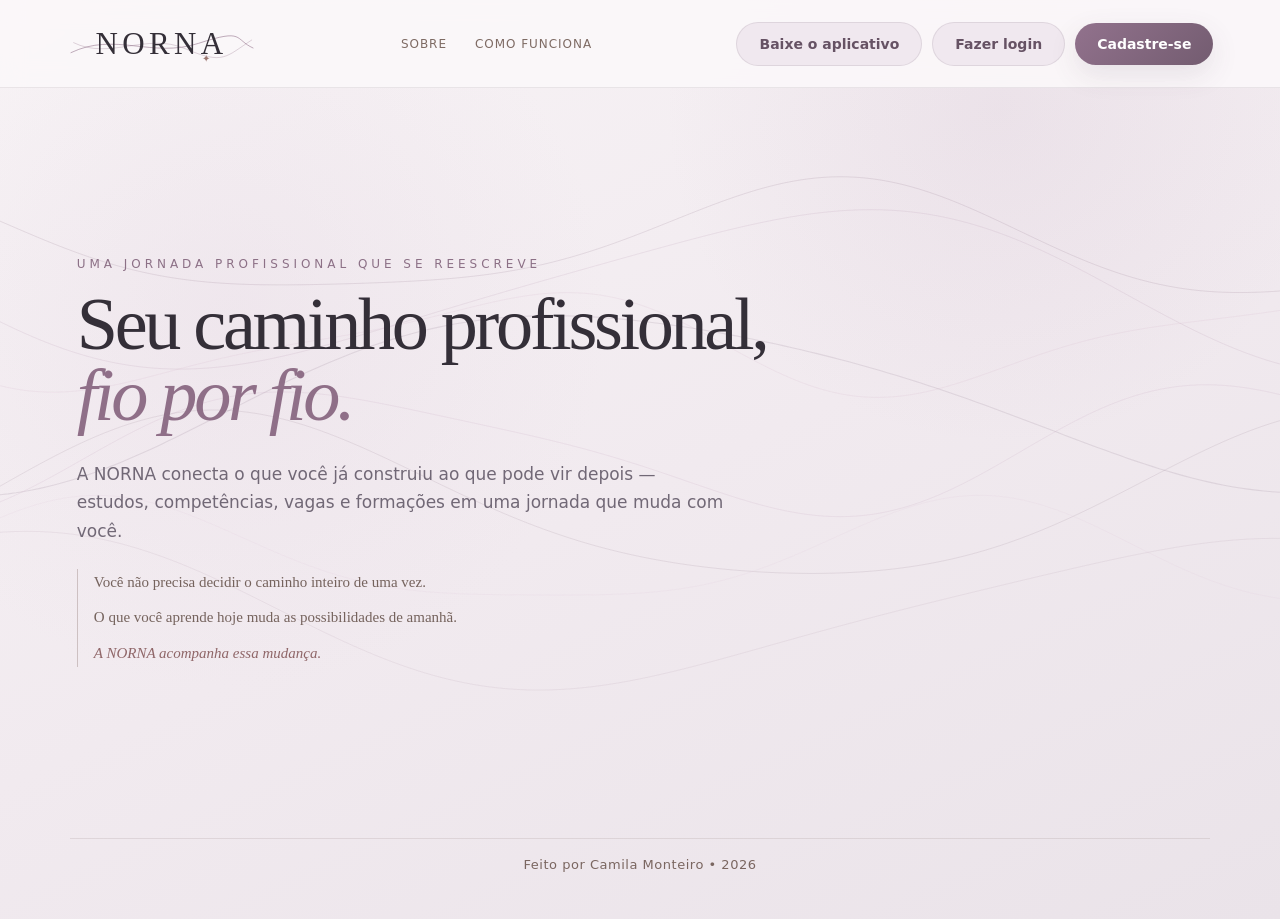
<file: index.html>
<!doctype html>
<html lang="pt-BR">
<head>
  <meta charset="utf-8">
  <meta name="viewport" content="width=device-width,initial-scale=1">
  <meta name="theme-color" content="#f1eaef">
  <meta name="apple-mobile-web-app-capable" content="yes">
  <title>NORNA — Seu caminho, fio por fio</title>
  <link rel="icon" href="assets/icon-192.png">
  <link rel="stylesheet" href="landing.css?v=20261002j">
</head>
<body class="public-page home-page">
  <canvas id="threadCanvas" aria-hidden="true"></canvas>

  <header class="public-nav">
    <a href="index.html" class="brand-link" aria-label="NORNA — página inicial">
      <div class="norna-wordmark" aria-label="NORNA">
        <span class="mark-text">NORNA</span>
        <svg viewBox="0 0 310 78" aria-hidden="true">
          <path class="logo-thread logo-thread-a" d="M18 49 C84 17,140 58,210 35 S263 29,292 42"/><path class="logo-thread logo-thread-b" d="M22 34 C76 61,132 18,190 43 S251 55,290 30"/>
        </svg>
      </div>
    </a>

    <nav class="public-links" aria-label="Navegação pública">
      <a href="sobre.html">Sobre</a>
      <a href="como-funciona.html">Como funciona</a>
    </nav>

    <div class="public-actions">
      <a href="aplicativo.html" class="nav-link">Baixe o aplicativo</a>
      <a href="acesso.html?mode=login" class="nav-link">Fazer login</a>
      <a href="acesso.html?mode=register" class="nav-cta">Cadastre-se</a>
    </div>
  </header>

  <main class="home-landing-clean">
    <section class="home-hero-clean">
      <div class="home-copy-clean">
        <p class="overline">UMA JORNADA PROFISSIONAL QUE SE REESCREVE</p>
        <h1>Seu caminho profissional,<br><em>fio por fio.</em></h1>
        <p class="hero-text">A NORNA conecta o que você já construiu ao que pode vir depois — estudos, competências, vagas e formações em uma jornada que muda com você.</p>

        <div class="hero-lines-copy" aria-label="Manifesto da NORNA">
          <p>Você não precisa decidir o caminho inteiro de uma vez.</p>
          <p>O que você aprende hoje muda as possibilidades de amanhã.</p>
          <p class="signature-line">A NORNA acompanha essa mudança.</p>
        </div>
      </div>
    </section>
  </main>

  <footer class="site-footer home-footer-clean">
    <p>Feito por Camila Monteiro • 2026</p>
  </footer>

  <script src="public.js?v=20261002j"></script>
  <script>
      if("serviceWorker" in navigator){
        navigator.serviceWorker.getRegistrations().then(rs=>rs.forEach(r=>r.unregister())).catch(()=>{});
      }
      if("caches" in window){
        caches.keys().then(keys=>Promise.all(keys.filter(k=>k.startsWith("norna-")).map(k=>caches.delete(k)))).catch(()=>{});
      }
    </script>
</body>
</html>
</file>
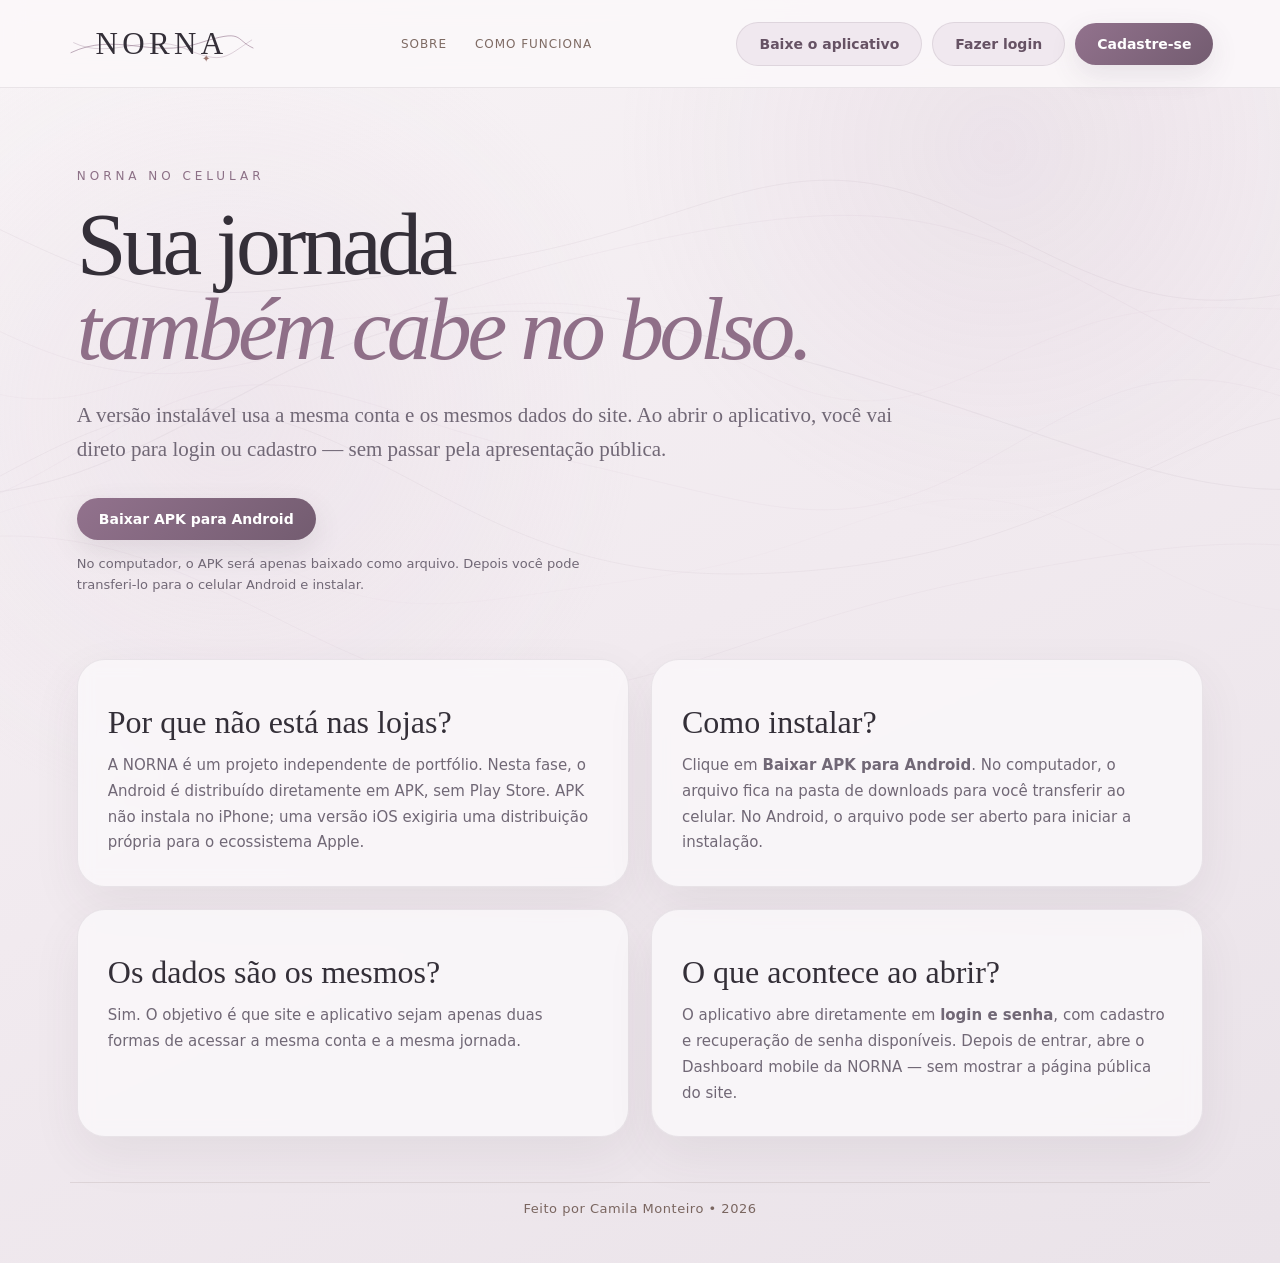
<file: aplicativo.html>
<!doctype html>
<html lang="pt-BR">
<head>
  <meta charset="utf-8"><meta name="viewport" content="width=device-width,initial-scale=1"><meta name="theme-color" content="#f1eaef">
  <title>Aplicativo — NORNA</title><link rel="icon" href="assets/icon-192.png"><link rel="stylesheet" href="landing.css?v=20261002j">
</head>
<body class="public-page inner-public-page app-info-page">
  <canvas id="threadCanvas" aria-hidden="true"></canvas>
  <header class="public-nav">
    <a href="index.html" class="brand-link"><div class="norna-wordmark"><span class="mark-text">NORNA</span><svg viewBox="0 0 310 78"><path class="logo-thread logo-thread-a" d="M18 49 C84 17,140 58,210 35 S263 29,292 42"/><path class="logo-thread logo-thread-b" d="M22 34 C76 61,132 18,190 43 S251 55,290 30"/></svg></div></a>
    <nav class="public-links"><a href="sobre.html">Sobre</a><a href="como-funciona.html">Como funciona</a></nav>
    <div class="public-actions"><a href="aplicativo.html" class="nav-link active-button">Baixe o aplicativo</a><a href="acesso.html?mode=login" class="nav-link">Fazer login</a><a href="acesso.html?mode=register" class="nav-cta">Cadastre-se</a></div>
  </header>

  <main class="editorial-page app-download-page">
    <section class="editorial-hero narrow">
      <p class="overline">NORNA NO CELULAR</p>
      <h1>Sua jornada<br><em>também cabe no bolso.</em></h1>
      <p class="editorial-lead">A versão instalável usa a mesma conta e os mesmos dados do site. Ao abrir o aplicativo, você vai direto para login ou cadastro — sem passar pela apresentação pública.</p>
      <a class="primary-big app-install-main apk-download-button" href="https://github.com/CamilaMonteiroRondon/norna-staging/releases/download/android-latest/NORNA-Android.apk">Baixar APK para Android</a><p class="apk-helper">No computador, o APK será apenas baixado como arquivo. Depois você pode transferi-lo para o celular Android e instalar.</p>
    </section>

    <section class="app-explanation-grid">
      <article class="editorial-card"><h2>Por que não está nas lojas?</h2>
        <p>A NORNA é um projeto independente de portfólio. Nesta fase, o Android é distribuído diretamente em APK, sem Play Store. APK não instala no iPhone; uma versão iOS exigiria uma distribuição própria para o ecossistema Apple.</p>
      </article>
      <article class="editorial-card"><h2>Como instalar?</h2>
        <p>Clique em <strong>Baixar APK para Android</strong>. No computador, o arquivo fica na pasta de downloads para você transferir ao celular. No Android, o arquivo pode ser aberto para iniciar a instalação.</p>
      </article>
      <article class="editorial-card"><h2>Os dados são os mesmos?</h2>
        <p>Sim. O objetivo é que site e aplicativo sejam apenas duas formas de acessar a mesma conta e a mesma jornada.</p>
      </article>
      <article class="editorial-card"><h2>O que acontece ao abrir?</h2>
        <p>O aplicativo abre diretamente em <strong>login e senha</strong>, com cadastro e recuperação de senha disponíveis. Depois de entrar, abre o Dashboard mobile da NORNA — sem mostrar a página pública do site.</p>
      </article>
    </section>
  </main>
  <footer class="site-footer"><p>Feito por Camila Monteiro • 2026</p></footer>
  <script src="public.js?v=20261002j"></script><script>
      if("serviceWorker" in navigator){
        navigator.serviceWorker.getRegistrations().then(rs=>rs.forEach(r=>r.unregister())).catch(()=>{});
      }
      if("caches" in window){
        caches.keys().then(keys=>Promise.all(keys.filter(k=>k.startsWith("norna-")).map(k=>caches.delete(k)))).catch(()=>{});
      }
    </script>
</body>
</html>
</file>
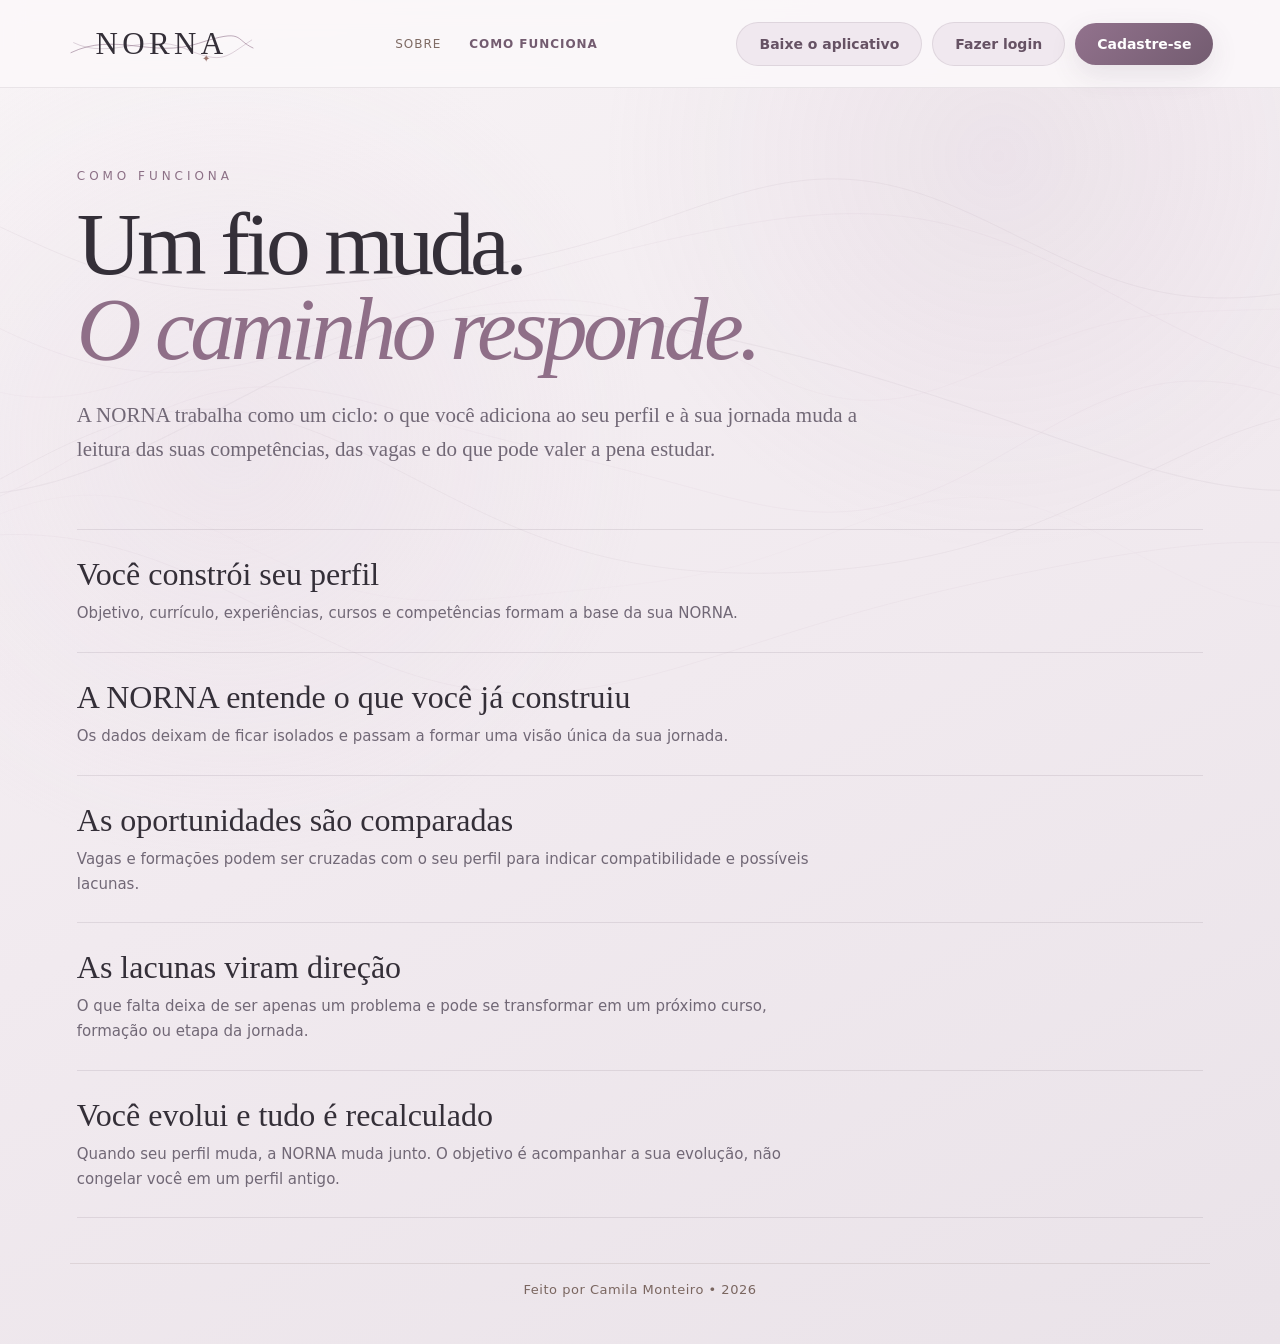
<file: como-funciona.html>
<!doctype html>
<html lang="pt-BR">
<head>
  <meta charset="utf-8"><meta name="viewport" content="width=device-width,initial-scale=1"><meta name="theme-color" content="#f1eaef">
  <title>Como funciona — NORNA</title><link rel="icon" href="assets/icon-192.png"><link rel="stylesheet" href="landing.css?v=20261002j">
</head>
<body class="public-page inner-public-page">
  <canvas id="threadCanvas" aria-hidden="true"></canvas>
  <header class="public-nav">
    <a href="index.html" class="brand-link"><div class="norna-wordmark"><span class="mark-text">NORNA</span><svg viewBox="0 0 310 78"><path class="logo-thread logo-thread-a" d="M18 49 C84 17,140 58,210 35 S263 29,292 42"/><path class="logo-thread logo-thread-b" d="M22 34 C76 61,132 18,190 43 S251 55,290 30"/></svg></div></a>
    <nav class="public-links"><a href="sobre.html">Sobre</a><a class="active" href="como-funciona.html">Como funciona</a></nav>
    <div class="public-actions"><a href="aplicativo.html" class="nav-link">Baixe o aplicativo</a><a href="acesso.html?mode=login" class="nav-link">Fazer login</a><a href="acesso.html?mode=register" class="nav-cta">Cadastre-se</a></div>
  </header>

  <main class="editorial-page">
    <section class="editorial-hero narrow">
      <p class="overline">COMO FUNCIONA</p>
      <h1>Um fio muda.<br><em>O caminho responde.</em></h1>
      <p class="editorial-lead">A NORNA trabalha como um ciclo: o que você adiciona ao seu perfil e à sua jornada muda a leitura das suas competências, das vagas e do que pode valer a pena estudar.</p>
    </section>

    <section class="process-list">
      <article><div><h2>Você constrói seu perfil</h2><p>Objetivo, currículo, experiências, cursos e competências formam a base da sua NORNA.</p></div></article>
      <article><div><h2>A NORNA entende o que você já construiu</h2><p>Os dados deixam de ficar isolados e passam a formar uma visão única da sua jornada.</p></div></article>
      <article><div><h2>As oportunidades são comparadas</h2><p>Vagas e formações podem ser cruzadas com o seu perfil para indicar compatibilidade e possíveis lacunas.</p></div></article>
      <article><div><h2>As lacunas viram direção</h2><p>O que falta deixa de ser apenas um problema e pode se transformar em um próximo curso, formação ou etapa da jornada.</p></div></article>
      <article><div><h2>Você evolui e tudo é recalculado</h2><p>Quando seu perfil muda, a NORNA muda junto. O objetivo é acompanhar a sua evolução, não congelar você em um perfil antigo.</p></div></article>
    </section>
  </main>
  <footer class="site-footer"><p>Feito por Camila Monteiro • 2026</p></footer>
  <script src="public.js?v=20261002j"></script><script>
      if("serviceWorker" in navigator){
        navigator.serviceWorker.getRegistrations().then(rs=>rs.forEach(r=>r.unregister())).catch(()=>{});
      }
      if("caches" in window){
        caches.keys().then(keys=>Promise.all(keys.filter(k=>k.startsWith("norna-")).map(k=>caches.delete(k)))).catch(()=>{});
      }
    </script>
</body>
</html>
</file>
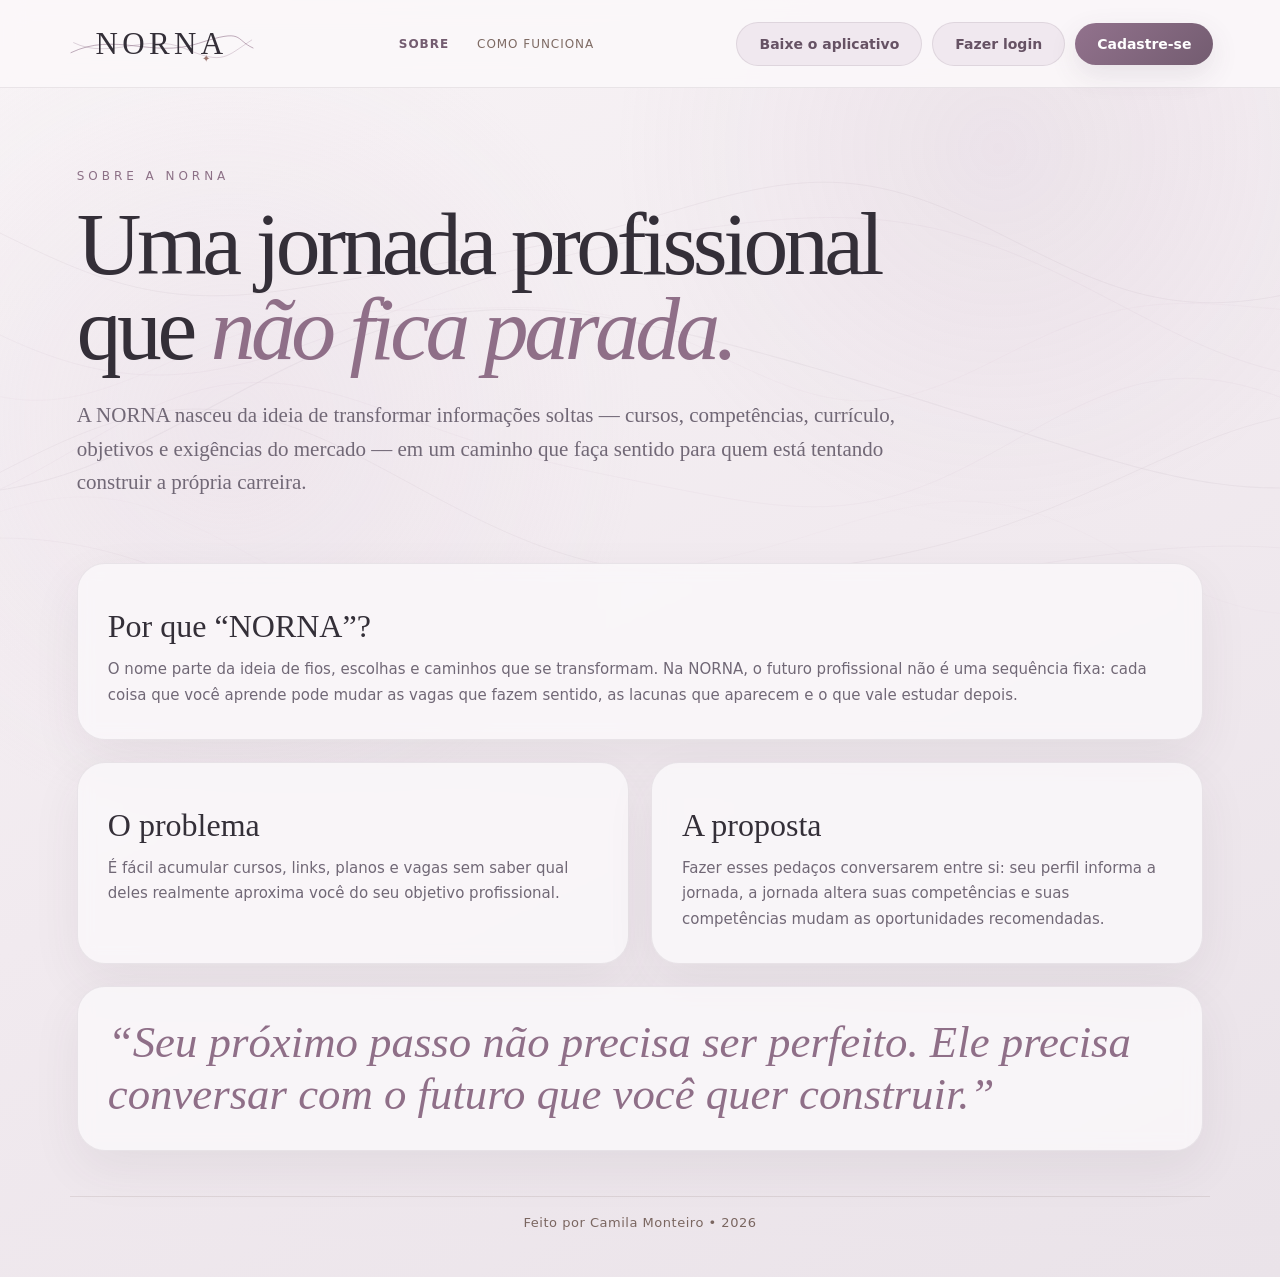
<file: sobre.html>
<!doctype html>
<html lang="pt-BR">
<head>
  <meta charset="utf-8"><meta name="viewport" content="width=device-width,initial-scale=1">
  <meta name="theme-color" content="#f1eaef">
  <title>Sobre — NORNA</title><link rel="icon" href="assets/icon-192.png"><link rel="stylesheet" href="landing.css?v=20261002j">
</head>
<body class="public-page inner-public-page">
  <canvas id="threadCanvas" aria-hidden="true"></canvas>
  <header class="public-nav">
    <a href="index.html" class="brand-link"><div class="norna-wordmark"><span class="mark-text">NORNA</span><svg viewBox="0 0 310 78"><path class="logo-thread logo-thread-a" d="M18 49 C84 17,140 58,210 35 S263 29,292 42"/><path class="logo-thread logo-thread-b" d="M22 34 C76 61,132 18,190 43 S251 55,290 30"/></svg></div></a>
    <nav class="public-links"><a class="active" href="sobre.html">Sobre</a><a href="como-funciona.html">Como funciona</a></nav>
    <div class="public-actions"><a href="aplicativo.html" class="nav-link">Baixe o aplicativo</a><a href="acesso.html?mode=login" class="nav-link">Fazer login</a><a href="acesso.html?mode=register" class="nav-cta">Cadastre-se</a></div>
  </header>

  <main class="editorial-page">
    <section class="editorial-hero">
      <p class="overline">SOBRE A NORNA</p>
      <h1>Uma jornada profissional<br>que <em>não fica parada.</em></h1>
      <p class="editorial-lead">A NORNA nasceu da ideia de transformar informações soltas — cursos, competências, currículo, objetivos e exigências do mercado — em um caminho que faça sentido para quem está tentando construir a própria carreira.</p>
    </section>

    <section class="editorial-grid">
      <article class="editorial-card wide">
        <h2>Por que “NORNA”?</h2>
        <p>O nome parte da ideia de fios, escolhas e caminhos que se transformam. Na NORNA, o futuro profissional não é uma sequência fixa: cada coisa que você aprende pode mudar as vagas que fazem sentido, as lacunas que aparecem e o que vale estudar depois.</p>
      </article>
      <article class="editorial-card">
        <h2>O problema</h2>
        <p>É fácil acumular cursos, links, planos e vagas sem saber qual deles realmente aproxima você do seu objetivo profissional.</p>
      </article>
      <article class="editorial-card">
        <h2>A proposta</h2>
        <p>Fazer esses pedaços conversarem entre si: seu perfil informa a jornada, a jornada altera suas competências e suas competências mudam as oportunidades recomendadas.</p>
      </article>
      <article class="editorial-card wide quote-card">
        <p>“Seu próximo passo não precisa ser perfeito. Ele precisa conversar com o futuro que você quer construir.”</p>
      </article>
    </section>
  </main>
  <footer class="site-footer"><p>Feito por Camila Monteiro • 2026</p></footer>
  <script src="public.js?v=20261002j"></script><script>
      if("serviceWorker" in navigator){
        navigator.serviceWorker.getRegistrations().then(rs=>rs.forEach(r=>r.unregister())).catch(()=>{});
      }
      if("caches" in window){
        caches.keys().then(keys=>Promise.all(keys.filter(k=>k.startsWith("norna-")).map(k=>caches.delete(k)))).catch(()=>{});
      }
    </script>
</body>
</html>
</file>
<file: landing.css>
*{box-sizing:border-box;margin:0;padding:0}
:root{
  --ink:#342825;
  --ink-soft:#6c5a54;
  --taupe:#907f78;
  --rose:#9d7376;
  --rose-soft:#c5a79a;
  --rose-pale:#e6d7cf;
  --wine:#684d49;
  --sand:#d7c7bc;
  --sand-2:#dfd1c7;
  --paper:#eee5de;
  --paper-2:#f3ece7;
  --line:rgba(89,68,61,.12);
  --shadow:0 22px 60px rgba(79,60,54,.10);
  --radius:28px;
}
html{scroll-behavior:smooth}
body{
  min-height:100vh;
  background:
    radial-gradient(circle at 78% 12%,rgba(190,148,136,.12),transparent 22%),
    radial-gradient(circle at 18% 28%,rgba(225,207,197,.20),transparent 24%),
    linear-gradient(160deg,#e6ddd6 0%,#ddd0c6 45%,#d5c6bb 100%);
  color:var(--ink);
  font-family:Inter,"Segoe UI",system-ui,sans-serif;
  overflow-x:hidden;
}
button,input{font:inherit}
button{cursor:pointer}
a{text-decoration:none;color:inherit}
#threadCanvas{position:fixed;inset:0;width:100%;height:100%;pointer-events:none;opacity:.40;z-index:0}

.public-nav{
  position:sticky;top:0;z-index:30;
  height:88px;display:flex;align-items:center;justify-content:space-between;
  padding:0 5.2vw;
  border-bottom:1px solid var(--line);
  backdrop-filter:blur(12px);
  background:rgba(236,229,223,.72);
}
.brand-link{display:inline-flex;align-items:center}
.public-links{display:flex;gap:28px;align-items:center}
.public-links a{font-size:12px;letter-spacing:.08em;text-transform:uppercase;color:#7e6b64}
.public-links a:hover{color:var(--wine)}
.public-actions{display:flex;gap:10px;align-items:center}
.nav-link,.nav-cta,.primary-big,.ghost-big,.thread-button,.install-cta,.link-button{
  border-radius:999px;padding:13px 22px;font-size:14px;font-weight:700;transition:.22s ease;
}
.nav-link{
  border:1px solid rgba(93,72,66,.12);
  background:rgba(244,236,230,.50);color:var(--ink-soft);
}
.nav-link:hover{background:rgba(255,255,255,.52);color:var(--ink)}
.nav-cta,.primary-big{
  border:0;background:#5a433d;color:#f7eee8;
  box-shadow:0 10px 28px rgba(83,61,55,.16);
}
.nav-cta:hover,.primary-big:hover{transform:translateY(-1px);background:#503a35}
.ghost-big,.link-button{
  border:1px solid rgba(94,71,65,.18);background:rgba(244,237,231,.36);color:var(--ink);
}
.ghost-big:hover,.link-button:hover{background:rgba(255,255,255,.46)}

.norna-wordmark{
  width:190px;height:62px;position:relative;display:inline-flex;align-items:center;justify-content:center;
}
.mark-text{
  position:relative;z-index:2;
  font-family:"Iowan Old Style",Baskerville,Georgia,serif;
  font-size:31px;letter-spacing:.14em;color:var(--ink);line-height:1;
}
.mark-text::before{
  content:"✦";position:absolute;right:1.37em;bottom:-.52em;font-size:.32em;color:#9b7670;line-height:1;
}
.norna-wordmark svg{position:absolute;inset:2px -8px -2px -8px;width:calc(100% + 16px);height:100%;overflow:visible}
.norna-wordmark path{fill:none;stroke:var(--wine);stroke-width:1.1;stroke-linecap:round;opacity:.56}
.norna-wordmark .thread-faint{stroke:var(--rose-soft);stroke-width:.74;opacity:.34}

.landing{position:relative;z-index:2}
.hero{
  min-height:calc(100vh - 88px);
  display:grid;grid-template-columns:minmax(0,1fr) minmax(0,1fr);
  align-items:center;gap:40px;
  padding:6vh 6vw 4vh;
}
.hero-copy{max-width:690px}
.overline{font-size:12px;letter-spacing:.33em;color:#8d736c;margin-bottom:18px;text-transform:uppercase}
.hero h1{
  font-family:"Iowan Old Style",Baskerville,Georgia,serif;
  font-size:clamp(74px,8.2vw,118px);font-weight:500;line-height:.92;letter-spacing:-.05em;
}
.hero h1 em{font-style:italic;font-weight:400;color:var(--rose)}
.hero-text{max-width:630px;margin-top:28px;color:var(--ink-soft);font-size:18px;line-height:1.72}
.hero-buttons{display:flex;gap:16px;flex-wrap:wrap;margin-top:38px}
.hero-art{
  position:relative;min-height:640px;border-radius:34px;
  background:linear-gradient(180deg,rgba(247,241,236,.34),rgba(239,230,223,.18));
  overflow:hidden;display:flex;align-items:center;justify-content:center;
}
.thread-veil{
  position:absolute;border-radius:50%;filter:blur(8px);pointer-events:none;
}
.veil-1{width:380px;height:380px;background:radial-gradient(circle,rgba(198,160,147,.22),transparent 64%);left:18%;top:12%}
.veil-2{width:320px;height:320px;background:radial-gradient(circle,rgba(126,96,96,.16),transparent 68%);right:18%;top:18%}
.veil-3{width:420px;height:420px;background:radial-gradient(circle,rgba(236,218,208,.44),transparent 70%);right:4%;bottom:-8%}
.hero-threads{position:absolute;inset:3% 4% 10% 4%;width:92%;height:86%;overflow:visible}
.thread-layer{
  fill:none;stroke-linecap:round;stroke-width:1.55;
  animation:threadPulse 11s ease-in-out infinite, threadShift 16s ease-in-out infinite;
}
.t1,.t4,.t7,.t10{stroke:url(#threadGradientA)}
.t2,.t3,.t5,.t6,.t8,.t9{stroke:url(#threadGradientB)}
.t2{stroke-width:2.2;animation-delay:-1s}
.t3{stroke-width:1.35;animation-delay:-2.4s}
.t4{stroke-width:1.7;animation-delay:-3.2s}
.t5{stroke-width:1.15;animation-delay:-1.7s}
.t6{stroke-width:1.85;animation-delay:-2.1s}
.t7{stroke-width:1.05;animation-delay:-4s}
.t8{stroke-width:1.25;animation-delay:-2.8s}
.t9{stroke-width:2;animation-delay:-.8s}
.t10{stroke-width:1.4;animation-delay:-5s}
.thread-dust circle{
  fill:#9f7672;opacity:.7;animation:dustFloat 10s ease-in-out infinite;
}
.thread-dust circle:nth-child(2){animation-delay:-1.2s}
.thread-dust circle:nth-child(3){animation-delay:-2.4s}
.thread-dust circle:nth-child(4){animation-delay:-.6s}
.thread-dust circle:nth-child(5){animation-delay:-3.1s}
.thread-dust circle:nth-child(6){animation-delay:-1.8s}
.thread-dust circle:nth-child(7){animation-delay:-4s}
.hero-wordmark{
  position:absolute;right:7%;bottom:10%;z-index:4;text-align:center;padding:18px 24px;
  background:rgba(247,241,236,.12);backdrop-filter:blur(3px);border-radius:26px;
}
.hero-wordmark .norna-wordmark{width:min(34vw,360px);height:88px}
.hero-wordmark .mark-text{font-size:clamp(44px,5vw,72px)}
.hero-wordmark p{
  margin-top:8px;color:#7d6861;font-size:12px;letter-spacing:.26em;text-transform:uppercase;
}

.living-thread,.about-norna,.app-section{
  margin:0 5.5vw 5vh;
}
.living-thread,.about-card,.app-card,.app-copy{
  background:rgba(243,236,231,.52);
  border:1px solid rgba(91,66,59,.09);
  box-shadow:var(--shadow);
}
.living-thread{
  padding:36px 34px;border-radius:30px;position:relative;overflow:hidden;
}
.living-thread::before{
  content:"";position:absolute;left:4%;right:4%;top:124px;height:1px;background:linear-gradient(90deg,transparent,rgba(164,127,117,.35),transparent);
}
.section-header{display:flex;justify-content:space-between;gap:24px;align-items:flex-end;flex-wrap:wrap}
.section-kicker{font-size:10px;letter-spacing:.30em;color:#8b6960;text-transform:uppercase}
.living-thread h2,.about-main h2,.app-copy h2{
  font-family:"Iowan Old Style",Baskerville,Georgia,serif;
  font-size:clamp(34px,4vw,60px);font-weight:500;line-height:1.03;margin-top:12px;
}
.thread-sequence{
  display:grid;grid-template-columns:repeat(5,minmax(0,1fr));gap:18px;align-items:stretch;margin-top:36px;
}
.sequence-item{
  position:relative;padding:24px 18px 20px;border-radius:24px;background:rgba(255,251,248,.48);border:1px solid rgba(101,75,69,.08);
}
.sequence-index{
  display:inline-flex;align-items:center;justify-content:center;width:40px;height:40px;border-radius:50%;
  background:rgba(161,121,117,.12);border:1px solid rgba(156,117,110,.18);color:#8a6662;font-size:12px;font-weight:700;margin-bottom:18px;
}
.sequence-item strong{display:block;font-size:18px;font-family:"Iowan Old Style",Baskerville,Georgia,serif;font-weight:600;color:var(--ink);line-height:1.2}
.sequence-item small{display:block;margin-top:10px;color:#73635c;font-size:13px;line-height:1.5}
.sequence-line{display:none}

.about-norna{display:grid;grid-template-columns:1.25fr .95fr;gap:22px;align-items:start}
.about-main{padding:36px 34px;border-radius:30px}
.about-main h2 em{font-style:italic;color:var(--rose);font-weight:400}
.about-main p:last-child{margin-top:18px;color:#6d5b54;font-size:16px;line-height:1.76;max-width:840px}
.about-grid{display:grid;gap:22px}
.about-card{padding:30px;border-radius:26px}
.about-card h3{font-family:"Iowan Old Style",Baskerville,Georgia,serif;font-size:28px;font-weight:500;margin-bottom:12px}
.about-card p{color:#6d5b54;font-size:15px;line-height:1.72}

.app-section{display:grid;grid-template-columns:1.12fr .88fr;gap:22px;align-items:stretch}
.app-copy,.app-card{padding:34px;border-radius:30px}
.app-copy>p:not(.section-kicker):not(.app-note){margin-top:16px;color:#6d5b54;font-size:16px;line-height:1.75}
.app-note,.app-mini-note{margin-top:16px;color:#7f6d66;font-size:14px;line-height:1.7}
.app-buttons{display:flex;gap:14px;flex-wrap:wrap;margin-top:28px}
.app-card h3{font-family:"Iowan Old Style",Baskerville,Georgia,serif;font-size:30px;font-weight:500;margin-bottom:16px}
.app-card ol{padding-left:20px;color:#665751;line-height:1.8;font-size:15px}
.app-card li+li{margin-top:8px}

.site-footer{
  margin:0 5.5vw 4.5vh;padding:18px 0 6px;border-top:1px solid rgba(96,74,68,.12);position:relative;z-index:2;
}
.site-footer p{text-align:center;color:#7a6660;font-size:13px;letter-spacing:.04em}

.auth-overlay{position:fixed;inset:0;z-index:100;background:rgba(60,48,44,.34);backdrop-filter:blur(12px);display:none;align-items:center;justify-content:center;padding:18px}
.auth-overlay.open{display:flex}
.auth-card{width:min(460px,100%);background:#e2d6cd;border:1px solid rgba(95,70,63,.14);border-radius:22px;padding:28px;position:relative;box-shadow:0 35px 100px rgba(55,40,35,.22);color:var(--ink)}
.auth-close{position:absolute;right:16px;top:13px;border:0;background:transparent;color:#8f7d73;font-size:25px}
.auth-brand{display:flex;justify-content:center;margin-bottom:20px}
.auth-brand .mark-text{font-size:31px}
.auth-form h2{font-family:"Iowan Old Style",Baskerville,Georgia,serif;font-size:28px;font-weight:500;margin-bottom:6px}
.auth-form>p{color:#6f6058;font-size:12px;line-height:1.5;margin-bottom:18px}
.auth-form label{display:block;color:#6b5b54;font-size:11px;margin-top:12px}
.auth-form input{display:block;width:100%;margin-top:6px;border:1px solid rgba(88,64,57,.15);background:#eee4dc;color:var(--ink);border-radius:10px;padding:11px 12px;outline:none}
.auth-form input:focus{border-color:#9b6a66}
.auth-form>button[type=submit]{width:100%;margin-top:17px;border:0;border-radius:10px;padding:11px;background:#7d5757;color:#f6ebe2;font-weight:700;font-size:11px}
.form-link{border:0;background:transparent;color:#825b58;font-size:10px;margin-top:12px}
.switch{text-align:center!important;margin-top:18px!important;margin-bottom:0!important}
.switch button{border:0;background:transparent;color:#825b58;font-size:inherit}
.auth-message{border:1px solid rgba(153,100,95,.22);background:rgba(153,100,95,.08);padding:10px 12px;border-radius:10px;color:#694f4b;font-size:10px;line-height:1.5;margin-bottom:14px}
.hidden{display:none!important}

@keyframes threadPulse{0%,100%{opacity:.72}50%{opacity:1}}
@keyframes threadShift{0%,100%{transform:translateY(0) scale(1)}50%{transform:translateY(-8px) scale(1.012)}}
@keyframes dustFloat{0%,100%{transform:translateY(0) scale(1)}50%{transform:translateY(-8px) scale(1.15)}}

@media(max-width:1200px){
  .thread-sequence{grid-template-columns:repeat(3,minmax(0,1fr))}
  .about-norna,.app-section{grid-template-columns:1fr}
}

@media(max-width:900px){
  .public-nav{padding:0 18px;height:auto;min-height:88px;flex-wrap:wrap;gap:12px;padding-top:12px;padding-bottom:12px}
  .public-links{order:3;width:100%;justify-content:center;gap:18px}
  .public-actions{margin-left:auto}
  .norna-wordmark{width:146px;height:50px}
  .mark-text{font-size:24px}
  .hero{grid-template-columns:1fr;padding:5vh 20px 3vh}
  .hero-copy{max-width:unset}
  .hero-art{min-height:420px;order:-1}
  .hero h1{font-size:clamp(56px,16vw,90px)}
  .hero-wordmark{right:4%;left:4%;bottom:6%;padding:14px 10px}
  .hero-wordmark .norna-wordmark{width:min(78vw,350px);height:72px}
  .hero-wordmark .mark-text{font-size:clamp(34px,10vw,58px)}
  .hero-buttons{gap:12px}
  .primary-big,.ghost-big,.nav-link,.nav-cta,.link-button{width:100%;justify-content:center;text-align:center}
  .living-thread,.about-norna,.app-section{margin-left:16px;margin-right:16px}
  .living-thread,.about-main,.about-card,.app-copy,.app-card{padding:26px 22px}
  .thread-sequence{grid-template-columns:1fr;margin-top:28px}
  .section-header{align-items:flex-start}
  .site-footer{margin-left:16px;margin-right:16px}
}

@media(max-width:620px){
  .public-actions{width:100%;display:grid;grid-template-columns:1fr 1fr;gap:10px}
  .public-actions .nav-cta{grid-column:1/-1}
  .hero-text{font-size:16px}
  .app-buttons{display:grid;grid-template-columns:1fr}
}

/* ===== PUBLIC NAVIGATION REFINEMENT ===== */
.public-links .active{color:var(--wine);font-weight:700}
.active-button{background:rgba(255,255,255,.35)}

/* Homepage is intentionally cleaner: no boxed hero artwork, no CTA duplication. */
.home-landing{min-height:calc(100vh - 88px);display:flex;flex-direction:column}
.hero-clean{min-height:auto;flex:1;padding-top:8vh;padding-bottom:4vh}
.hero-clean .hero-copy{position:relative;z-index:3}
.hero-clean .hero-text{max-width:670px}
.hero-air{position:relative;min-height:510px;display:flex;align-items:flex-end;justify-content:flex-end}
.floating-wordmark{position:relative;z-index:2;margin:0 7% 8% 0;text-align:center;opacity:.92}
.large-mark{width:330px;height:100px}
.large-mark .mark-text{font-size:54px}
.floating-wordmark>span{display:block;margin-top:5px;font-size:9px;letter-spacing:.26em;text-transform:uppercase;color:#806c66}
.hero-lines-copy{margin-top:36px;border-left:1px solid rgba(119,87,82,.28);padding-left:20px;display:grid;gap:8px;max-width:620px}
.hero-lines-copy p{font-family:"Iowan Old Style",Baskerville,Georgia,serif;color:#75635d;font-size:16px;line-height:1.45}
.hero-lines-copy .signature-line{color:#8f6769;font-style:italic}

.home-flow{margin:0 6vw 5vh;padding:22px 28px;border-top:1px solid rgba(90,68,61,.12);border-bottom:1px solid rgba(90,68,61,.12);display:flex;align-items:center;justify-content:space-between;gap:12px;position:relative;z-index:3;background:rgba(239,230,223,.22);backdrop-filter:blur(5px)}
.flow-item{display:grid;gap:3px;min-width:0}.flow-item span{font-size:9px;color:#9b7e74;letter-spacing:.16em}.flow-item strong{font-family:"Iowan Old Style",Baskerville,Georgia,serif;font-size:14px;font-weight:500;color:#5f4d48;white-space:nowrap}.home-flow i{height:1px;flex:1;max-width:56px;background:linear-gradient(90deg,rgba(142,100,97,.18),rgba(142,100,97,.56),rgba(142,100,97,.18));position:relative}.home-flow i:after{content:"";width:5px;height:5px;border-radius:50%;background:#a87b73;position:absolute;left:50%;top:-2px}
.home-footer{margin-top:auto}

/* Separate public pages */
.editorial-page{position:relative;z-index:2;max-width:1420px;margin:0 auto;padding:9vh 6vw 5vh;min-height:calc(100vh - 160px)}
.editorial-hero{max-width:1120px;margin-bottom:7vh}.editorial-hero.narrow{max-width:980px}.editorial-hero h1{font-family:"Iowan Old Style",Baskerville,Georgia,serif;font-weight:500;font-size:clamp(58px,7vw,104px);line-height:.95;letter-spacing:-.05em}.editorial-hero h1 em{font-weight:400;color:var(--rose);font-style:italic}.editorial-lead{max-width:820px;margin-top:28px;color:#695952;font-family:"Iowan Old Style",Baskerville,Georgia,serif;font-size:21px;line-height:1.6}
.editorial-grid{display:grid;grid-template-columns:1fr 1fr;gap:22px}.editorial-card{background:rgba(244,236,230,.48);border:1px solid rgba(91,66,59,.10);border-radius:28px;padding:30px;box-shadow:var(--shadow);backdrop-filter:blur(8px)}.editorial-card.wide{grid-column:1/-1}.card-number{font-size:10px;letter-spacing:.18em;color:#a67b72}.editorial-card h2{margin-top:14px;font-family:"Iowan Old Style",Baskerville,Georgia,serif;font-size:32px;font-weight:500}.editorial-card p{margin-top:12px;color:#6c5b54;font-size:15px;line-height:1.72}.quote-card p{font-family:"Iowan Old Style",Baskerville,Georgia,serif;font-size:clamp(28px,3.5vw,50px);line-height:1.15;color:#76585a;font-style:italic;margin:0}
.process-list{display:grid;gap:0;border-top:1px solid rgba(94,71,65,.14)}.process-list article{display:grid;grid-template-columns:90px 1fr;gap:28px;padding:30px 0;border-bottom:1px solid rgba(94,71,65,.14)}.process-list article>span{font-family:"Iowan Old Style",Baskerville,Georgia,serif;font-size:36px;color:#a47d73}.process-list h2{font-family:"Iowan Old Style",Baskerville,Georgia,serif;font-size:32px;font-weight:500}.process-list p{margin-top:8px;max-width:760px;color:#6e5e57;font-size:15px;line-height:1.65}
.app-download-page .app-install-main{margin-top:32px}.app-explanation-grid{display:grid;grid-template-columns:1fr 1fr;gap:22px}

/* PWA launch screen: no public landing, only authentication. */
.app-auth-page{min-height:100vh;overflow:hidden}.mobile-auth-shell{min-height:100vh;display:grid;place-items:center;padding:24px;position:relative;z-index:3}.mobile-auth-card{width:min(470px,100%);background:rgba(231,220,211,.78);border:1px solid rgba(93,70,63,.13);border-radius:30px;padding:30px;box-shadow:0 28px 90px rgba(69,49,43,.14);backdrop-filter:blur(12px)}.mobile-brand{margin-bottom:4px}.mobile-brand .norna-wordmark{width:210px;height:70px}.mobile-brand .mark-text{font-size:36px}.mobile-subtitle{text-align:center;font-family:"Iowan Old Style",Baskerville,Georgia,serif;color:#876b65;font-style:italic;margin-bottom:24px}.mobile-auth-container{display:block}.app-auth-page .auth-form h2{text-align:center;font-size:30px}.app-auth-page .auth-form>p{text-align:center}

@media(max-width:1080px){.public-links{display:none}.home-flow{overflow-x:auto;justify-content:flex-start}.flow-item{min-width:max-content}.home-flow i{min-width:36px}.editorial-grid,.app-explanation-grid{grid-template-columns:1fr}.editorial-card.wide{grid-column:auto}}
@media(max-width:900px){.hero-clean{padding-top:4vh}.hero-air{min-height:320px;order:-1}.floating-wordmark{margin:0 auto 5%}.large-mark{width:min(72vw,330px)}.home-flow{margin-left:16px;margin-right:16px}.editorial-page{padding-left:22px;padding-right:22px}.editorial-lead{font-size:18px}.process-list article{grid-template-columns:56px 1fr;gap:14px}.process-list article>span{font-size:26px}}

/* ===== HOME CLEAN FIX ===== */
.home-page{
  min-height:100vh;
  display:flex;
  flex-direction:column;
  background:linear-gradient(155deg,#e8dfd8 0%,#ded1c7 52%,#d7c8bd 100%);
}
.home-page #threadCanvas{opacity:.92;z-index:0}
.home-page .public-nav{position:relative;z-index:5}
.home-landing-clean{
  flex:1;
  position:relative;
  z-index:2;
  display:flex;
  align-items:center;
  min-height:calc(100vh - 150px);
}
.home-hero-clean{
  width:100%;
  min-height:610px;
  display:flex;
  align-items:center;
  padding:64px 6vw 56px;
}
.home-copy-clean{
  width:min(760px,58vw);
  padding:14px 0 24px;
  position:relative;
  z-index:3;
}
.home-copy-clean h1{
  max-width:760px;
  margin:0;
  font-family:"Iowan Old Style",Baskerville,Georgia,serif;
  font-size:clamp(58px,5.8vw,92px);
  line-height:.96;
  letter-spacing:-.045em;
  font-weight:500;
  color:#342825;
}
.home-copy-clean h1 em{
  color:#9d7376;
  font-style:italic;
  font-weight:400;
}
.home-copy-clean .hero-text{
  max-width:650px;
  margin-top:28px;
  color:#6b5b55;
  font-size:17px;
  line-height:1.68;
}
.home-copy-clean .hero-lines-copy{
  margin-top:24px;
  padding-left:16px;
  border-left:1px solid rgba(113,82,74,.28);
  font-family:"Iowan Old Style",Baskerville,Georgia,serif;
  color:#695852;
}
.home-copy-clean .hero-lines-copy p{
  font-size:15px;
  line-height:1.55;
  margin:2px 0;
}
.home-copy-clean .signature-line{
  color:#8f6668;
  font-style:italic;
}
.home-footer-clean{
  position:relative;
  z-index:3;
  margin-top:auto;
}

/* Background threads: full-screen, no dots, visibly travelling from side to side. */
#threadCanvas{
  position:fixed;
  inset:0;
  width:100%;
  height:100%;
  pointer-events:none;
  z-index:0;
}

/* Dedicated access page */
.access-page{
  min-height:100vh;
  background:linear-gradient(155deg,#e8dfd8,#d8c9be);
}
.access-shell{
  min-height:100dvh;
  display:flex;
  flex-direction:column;
  align-items:center;
  justify-content:flex-start;
  position:relative;
  z-index:2;
  padding:22px 18px 18px;
  overflow-y:auto;
}
.access-logo{
  margin:0 0 12px;
  flex:0 0 auto;
}
.access-logo .norna-wordmark{
  width:190px;
}
.access-card{
  width:min(470px,100%);
  border-radius:28px;
  padding:24px 30px 22px;
  background:rgba(239,229,222,.83);
  border:1px solid rgba(90,65,59,.12);
  backdrop-filter:blur(16px);
  box-shadow:0 30px 90px rgba(73,52,46,.15);
}
.access-card .auth-form h2{
  font-size:31px;
  margin-bottom:4px;
}
.access-card .auth-form>p{
  margin-bottom:12px;
}
.access-card .auth-form label{
  margin-top:9px;
}
.access-card .auth-form>button[type=submit]{
  margin-top:13px;
}
.access-card .switch{
  margin-top:13px!important;
}
.form-kicker{
  margin:0 0 8px!important;
  font-size:9px!important;
  letter-spacing:.26em;
  color:#956f69!important;
}
.back-home{
  margin:14px 0 4px;
  color:#735f58;
  font-size:12px;
  line-height:1.3;
  flex:0 0 auto;
  text-decoration:none;
}
.back-home:hover{
  color:#5f4944;
  text-decoration:underline;
}

@media(max-width:900px){
  .home-hero-clean{min-height:auto;padding:58px 24px 48px}
  .home-copy-clean{width:min(100%,720px)}
  .home-copy-clean h1{font-size:clamp(52px,12vw,76px)}
  .home-copy-clean .hero-text{font-size:15px}
}

@media(max-width:620px){
  .home-copy-clean h1{font-size:48px;line-height:.98}
  .home-copy-clean h1 br{display:none}
  .home-copy-clean .hero-text{font-size:14px}
  .home-copy-clean .hero-lines-copy p{font-size:13px}
  .access-card{padding:20px 20px 18px}
  .access-shell{padding-top:16px;padding-bottom:14px}
  .access-logo{margin-bottom:8px}
}

/* Local-file warning for authentication: backend features require the launcher. */
.access-card .auth-message:not(.hidden){
  margin:0 0 16px;
  padding:13px 15px;
  border-radius:12px;
  border:1px solid rgba(139,94,97,.20);
  background:rgba(139,94,97,.08);
  color:#654c49;
  font-size:12px;
  line-height:1.55;
}
.access-card .auth-message a{color:#8b5e61;text-decoration:none}

/* Ambiente local e acesso usam a mesma paleta clara da landing. */
:root{color-scheme:light;}
.access-page,.app-auth-page{color-scheme:light!important;background:linear-gradient(155deg,#e8dfd8,#d8c9be)!important;color:#342825!important;}
.access-page input,.app-auth-page input{color-scheme:light!important;background:#eee4dc!important;color:#342825!important;}


/* NORNA palette lock — staging visual aprovado */
:root{
  --ink:#342825!important;
  --ink-soft:#6c5a54!important;
  --taupe:#907f78!important;
  --rose:#9d7376!important;
  --rose-soft:#c5a79a!important;
  --rose-pale:#e6d7cf!important;
  --wine:#684d49!important;
  --sand:#d7c7bc!important;
  --sand-2:#dfd1c7!important;
  --paper:#eee5de!important;
  --paper-2:#f3ece7!important;
}
html,body,.access-page,.app-auth-page{
  color-scheme:light!important;
  background:
    radial-gradient(circle at 78% 12%,rgba(190,148,136,.12),transparent 22%),
    radial-gradient(circle at 18% 28%,rgba(225,207,197,.20),transparent 24%),
    linear-gradient(160deg,#e6ddd6 0%,#ddd0c6 45%,#d5c6bb 100%)!important;
  color:#342825!important;
}
.access-card,.mobile-auth-card{
  background:rgba(239,229,222,.88)!important;
  color:#342825!important;
}
.access-card input,.mobile-auth-card input{
  background:#eee4dc!important;
  color:#342825!important;
}


/* Android APK download */
.apk-download-button{display:inline-flex;align-items:center;justify-content:center;text-decoration:none}
.apk-helper{max-width:560px;margin-top:14px!important;font-size:13px!important;line-height:1.6!important;color:#7c6962!important}
.native-app-login .access-shell{justify-content:center;min-height:100dvh;padding:24px 18px}
.native-app-login .access-logo{margin-bottom:14px}
.native-app-login .access-card{margin:0}
.native-app-login .back-home{display:none!important}
@media(max-width:600px){
  .native-app-login .access-shell{padding:16px 14px}
  .native-app-login .access-card{width:100%;padding:22px 18px 20px;border-radius:24px}
  .native-app-login .access-logo .norna-wordmark{width:170px}
  .native-app-login .auth-form h2{font-size:28px}
  .apk-download-button{width:100%}
}


/* final light palette */
html,body,.access-page,.app-auth-page{
  color-scheme:light!important;
  background:linear-gradient(155deg,#e2d7cf 0%,#d8c9be 52%,#d0c0b5 100%)!important;
  color:#342a27!important;
}
.access-card,.mobile-auth-card{
  background:#efe5de!important;
  color:#342a27!important;
}
.access-card input,.mobile-auth-card input{
  background:#e7dbd2!important;
  color:#342a27!important;
}


/* Native Android login 2026-10-02 */
.native-app-login{
  background:linear-gradient(160deg,#eee5de,#ddd0c6)!important;
}
.native-app-login .access-shell{
  min-height:100dvh;
  justify-content:center;
  padding:26px 18px 20px;
}
.native-app-login .access-logo{
  margin-bottom:4px!important;
}
.native-app-login .access-logo .norna-wordmark{
  width:200px!important;
  height:66px;
}
.native-app-login .access-logo .mark-text{
  font-size:34px;
}
.native-login-slogan{
  margin:2px 0 22px;
  color:#7b6962;
  font-family:"Iowan Old Style",Baskerville,Georgia,serif;
  font-size:14px;
  font-style:italic;
  text-align:center;
}
.native-login-card{
  width:min(420px,100%)!important;
  border-radius:28px!important;
  padding:24px 20px 20px!important;
  background:rgba(245,237,231,.93)!important;
  box-shadow:0 22px 70px rgba(70,48,42,.12)!important;
}
.native-login-form label{
  margin-top:12px!important;
}
.native-login-form>button[type=submit]{
  min-height:46px;
  border-radius:13px;
  margin-top:16px!important;
}
.native-app-login .form-link{
  margin-top:10px;
}
.native-app-login .switch{
  margin-top:15px!important;
}
.native-app-login .access-footer{
  margin-top:16px;
  font-size:9px;
  color:#8a756d;
}


/* NORNA lighter mauve public palette */
:root{
  --ink:#342f38!important;
  --ink-soft:#716876!important;
  --taupe:#928790!important;
  --rose:#987890!important;
  --rose-soft:#c2a5b9!important;
  --rose-pale:#eadfe7!important;
  --wine:#735c70!important;
  --sand:#ece4ea!important;
  --sand-2:#f0e9ee!important;
  --paper:#f7f3f5!important;
  --paper-2:#fbf8fa!important;
  --line:rgba(90,72,92,.12)!important;
}
html,body,.access-page,.app-auth-page{
  background:
    radial-gradient(circle at 78% 12%,rgba(184,153,180,.13),transparent 26%),
    radial-gradient(circle at 18% 34%,rgba(226,211,224,.30),transparent 31%),
    linear-gradient(155deg,#f8f4f6 0%,#f1eaef 52%,#eae3e9 100%)!important;
  color:#342f38!important;
}
.public-nav{
  background:rgba(248,244,247,.76)!important;
  border-bottom-color:rgba(90,72,92,.10)!important;
}
.nav-cta,.primary-big{
  background:#735c70!important;
  color:#fff!important;
  box-shadow:0 10px 28px rgba(90,72,92,.12)!important;
}
.nav-cta:hover,.primary-big:hover{background:#654f62!important}
.access-card,.mobile-auth-card,.native-login-card{
  background:rgba(251,248,250,.92)!important;
  color:#342f38!important;
  border-color:rgba(90,72,92,.12)!important;
}
.access-card input,.mobile-auth-card input{
  background:#f1e9ef!important;
  color:#342f38!important;
  border-color:rgba(90,72,92,.14)!important;
}
.norna-wordmark path.logo-thread{
  fill:none;
  stroke:#8f7189!important;
  stroke-linecap:round;
  transform-origin:center;
}
.norna-wordmark .logo-thread-a{
  stroke-width:1.2!important;
  opacity:.72!important;
  stroke-dasharray:9 7;
  animation:nornaPublicThreadA 6s ease-in-out infinite;
}
.norna-wordmark .logo-thread-b{
  stroke:#c4a3ba!important;
  stroke-width:.8!important;
  opacity:.56!important;
  stroke-dasharray:6 9;
  animation:nornaPublicThreadB 7.2s ease-in-out infinite reverse;
}
@keyframes nornaPublicThreadA{
  0%,100%{stroke-dashoffset:0;transform:translateY(0) rotate(0deg)}
  50%{stroke-dashoffset:-44;transform:translateY(-2px) rotate(.8deg)}
}
@keyframes nornaPublicThreadB{
  0%,100%{stroke-dashoffset:0;transform:translateY(1px) rotate(0deg)}
  50%{stroke-dashoffset:40;transform:translateY(3px) rotate(-1deg)}
}


/* Final public color consistency */
.public-nav,
.access-card,
.mobile-auth-card,
.native-login-card{
  background:rgba(251,248,250,.90)!important;
  border-color:rgba(90,72,92,.11)!important;
}
.nav-link,
.active-button,
.ghost-big,
.link-button{
  background:#f0e8ef!important;
  border-color:rgba(90,72,92,.12)!important;
  color:#665264!important;
}
.nav-link:hover,
.active-button:hover,
.ghost-big:hover,
.link-button:hover{
  background:#e9dfe7!important;
  color:#594656!important;
}
.nav-cta,
.primary-big,
.apk-download-button,
.install-cta,
.access-card .auth-form>button[type=submit],
.mobile-auth-card .auth-form>button[type=submit]{
  background:linear-gradient(135deg,#92728d,#735c70)!important;
  color:#fff!important;
  border:0!important;
  box-shadow:0 10px 28px rgba(90,72,92,.12)!important;
}
.nav-cta:hover,
.primary-big:hover,
.apk-download-button:hover,
.install-cta:hover,
.access-card .auth-form>button[type=submit]:hover,
.mobile-auth-card .auth-form>button[type=submit]:hover{
  background:linear-gradient(135deg,#856781,#675064)!important;
  color:#fff!important;
}
.editorial-card{
  background:rgba(251,248,250,.82)!important;
  border-color:rgba(90,72,92,.10)!important;
  box-shadow:0 18px 50px rgba(76,60,77,.07)!important;
}
.editorial-card p,
.process-list p,
.editorial-lead,
.hero-text,
.apk-helper{
  color:#716876!important;
}
.editorial-card h2,
.process-list h2,
.editorial-hero h1,
.home-copy-clean h1{
  color:#342f38!important;
}
.quote-card p,
.editorial-hero h1 em,
.home-copy-clean h1 em{
  color:#8f6f88!important;
}
.process-list{
  border-top-color:rgba(90,72,92,.12)!important;
}
.process-list article{
  grid-template-columns:1fr!important;
  gap:0!important;
  border-bottom-color:rgba(90,72,92,.12)!important;
  padding:26px 0!important;
}
.process-list article>span,
.card-number{
  display:none!important;
}
.access-card input,
.mobile-auth-card input{
  background:#f1e9ef!important;
  border-color:rgba(90,72,92,.13)!important;
}
.access-card input:focus,
.mobile-auth-card input:focus{
  border-color:#a3839d!important;
  box-shadow:0 0 0 2px rgba(155,126,150,.08);
}
.access-card .form-link,
.access-card .switch button,
.mobile-auth-card .form-link,
.mobile-auth-card .switch button{
  color:#745b71!important;
}
.overline{
  color:#8c7086!important;
}

/* solid moving logo threads */
.norna-wordmark .logo-thread-a,
.norna-wordmark .logo-thread-b{
  stroke-dasharray:none!important;
  stroke-dashoffset:0!important;
}
@keyframes nornaPublicThreadA{
  0%,100%{transform:translateY(0) rotate(0deg) scaleX(1)}
  50%{transform:translateY(-3px) rotate(.9deg) scaleX(1.015)}
}
@keyframes nornaPublicThreadB{
  0%,100%{transform:translateY(2px) rotate(0deg) scaleX(1)}
  50%{transform:translateY(5px) rotate(-1.1deg) scaleX(.985)}
}


/* More visible solid movement in NORNA public wordmark */
.norna-wordmark .logo-thread-a,
.norna-wordmark .logo-thread-b{
  transform-box:fill-box!important;
  transform-origin:center!important;
  stroke-dasharray:none!important;
}
.norna-wordmark .logo-thread-a{
  animation:nornaPublicThreadA 5.6s ease-in-out infinite!important;
}
.norna-wordmark .logo-thread-b{
  animation:nornaPublicThreadB 6.4s ease-in-out infinite reverse!important;
}
@keyframes nornaPublicThreadA{
  0%,100%{transform:translate(-2px,1px) rotate(-.4deg) scaleX(.99)}
  35%{transform:translate(3px,-4px) rotate(1.2deg) scaleX(1.025)}
  70%{transform:translate(-1px,3px) rotate(-.8deg) scaleX(1.01)}
}
@keyframes nornaPublicThreadB{
  0%,100%{transform:translate(2px,-1px) rotate(.6deg) scaleX(1.015)}
  35%{transform:translate(-3px,4px) rotate(-1.3deg) scaleX(.985)}
  70%{transform:translate(2px,-3px) rotate(.8deg) scaleX(1.02)}
}
</file>
